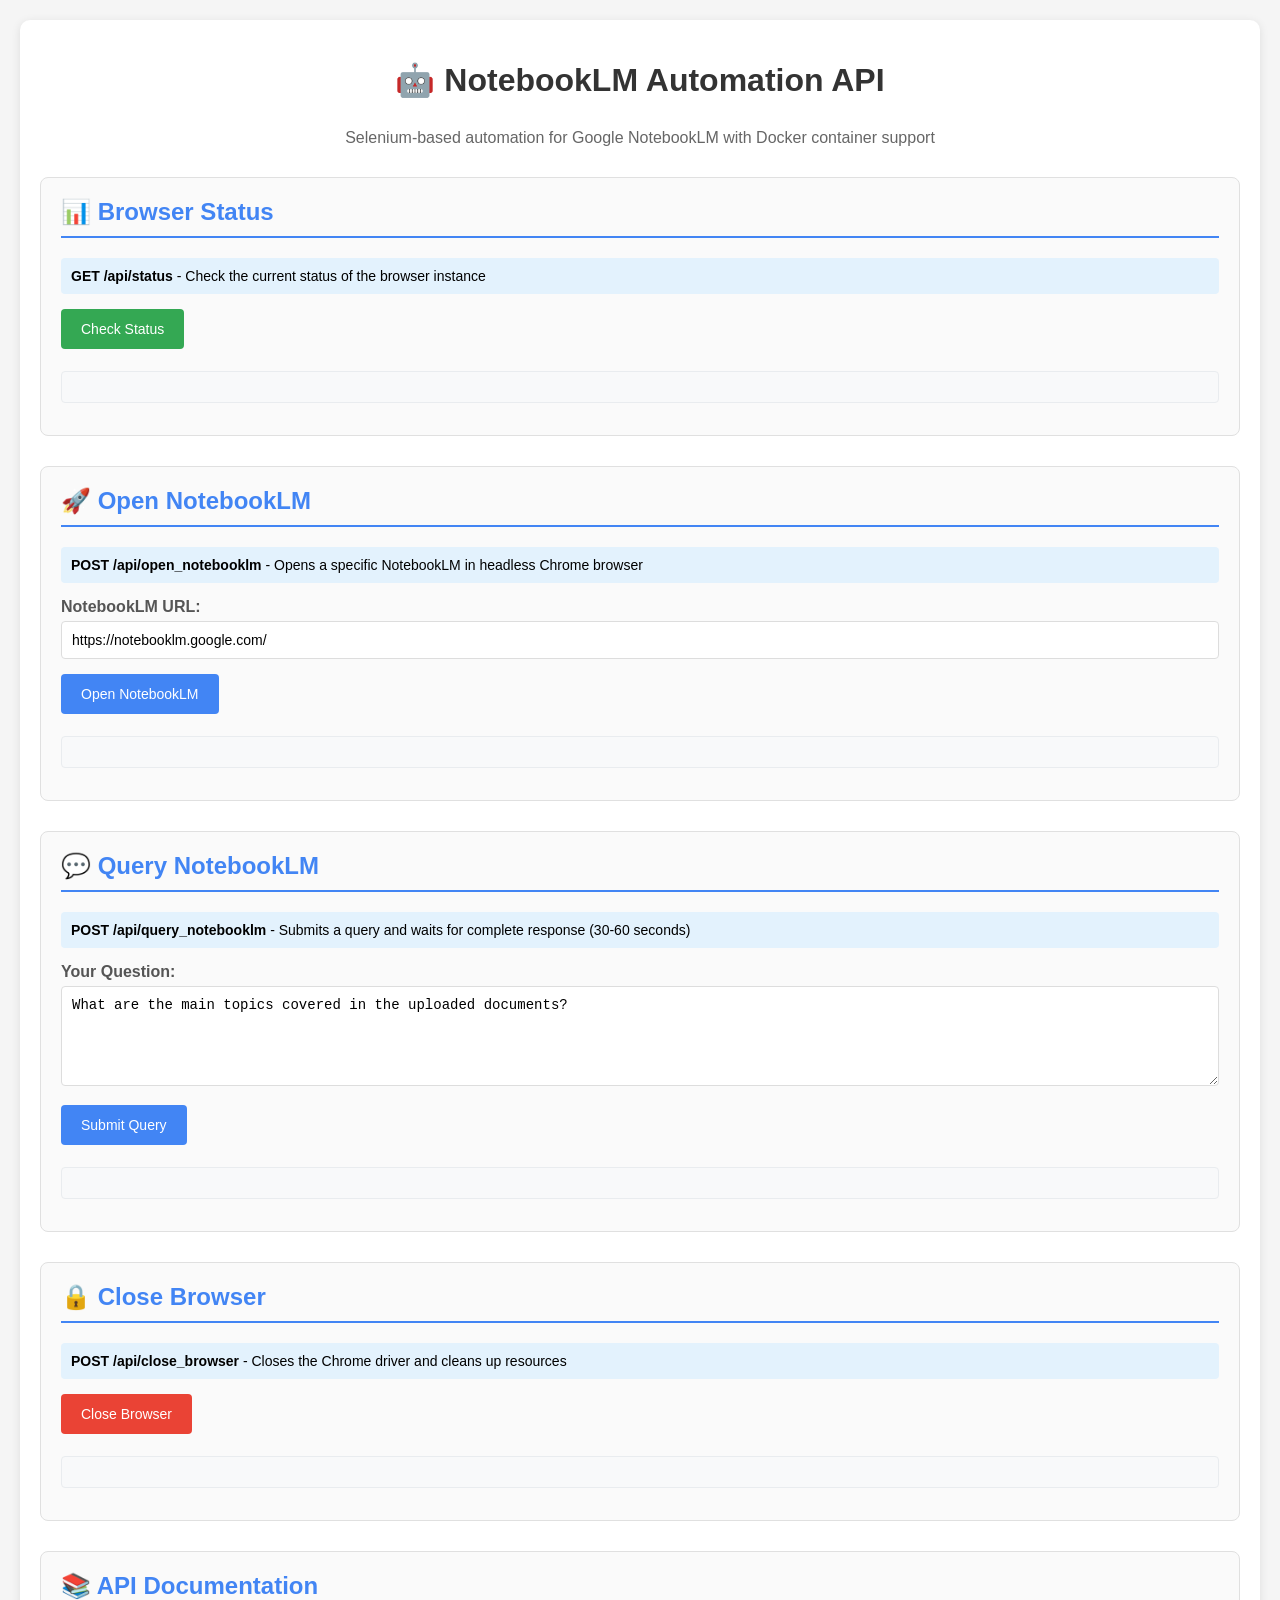
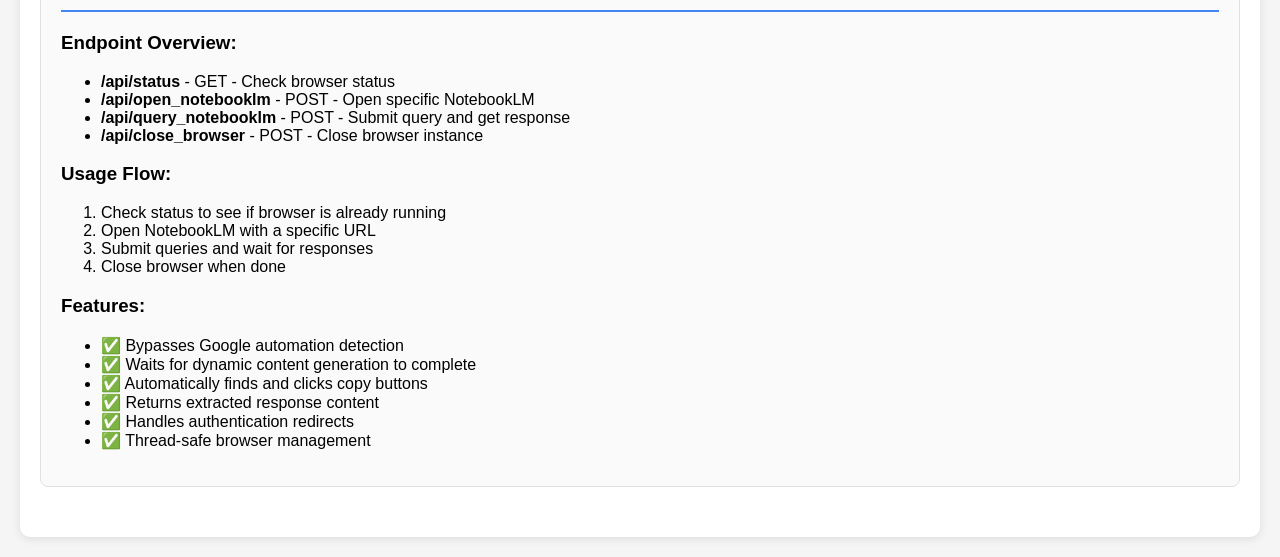
<file: index.html>
<!DOCTYPE html>
<html lang="en">
<head>
    <meta charset="UTF-8">
    <link rel="icon" type="image/x-icon" href="/favicon.ico" />
    <meta name="viewport" content="width=device-width, initial-scale=1.0">
    <title>NotebookLM Automation API</title>
    <style>
        body { 
            font-family: 'Segoe UI', Tahoma, Geneva, Verdana, sans-serif; 
            margin: 20px; 
            background-color: #f5f5f5;
        }
        .container {
            max-width: 1200px;
            margin: 0 auto;
            background-color: white;
            padding: 20px;
            border-radius: 10px;
            box-shadow: 0 2px 10px rgba(0,0,0,0.1);
        }
        .section { 
            margin-bottom: 30px; 
            padding: 20px; 
            border: 1px solid #e0e0e0; 
            border-radius: 8px; 
            background-color: #fafafa;
        }
        h1 {
            color: #333;
            text-align: center;
            margin-bottom: 30px;
        }
        h2 { 
            margin-top: 0; 
            color: #4285f4;
            border-bottom: 2px solid #4285f4;
            padding-bottom: 10px;
        }
        label { 
            display: block; 
            margin-bottom: 5px; 
            font-weight: bold;
            color: #555;
        }
        input[type="text"], input[type="url"], textarea { 
            margin-bottom: 15px; 
            padding: 10px; 
            width: 100%; 
            border: 1px solid #ddd;
            border-radius: 4px;
            font-size: 14px;
            box-sizing: border-box;
        }
        textarea {
            height: 100px;
            resize: vertical;
        }
        button { 
            padding: 12px 20px; 
            margin-right: 10px; 
            margin-bottom: 10px;
            cursor: pointer; 
            background-color: #4285f4;
            color: white;
            border: none;
            border-radius: 4px;
            font-size: 14px;
            transition: background-color 0.3s;
        }
        button:hover {
            background-color: #3367d6;
        }
        button:disabled {
            background-color: #ccc;
            cursor: not-allowed;
        }
        .status-button {
            background-color: #34a853;
        }
        .status-button:hover {
            background-color: #2d8f47;
        }
        .close-button {
            background-color: #ea4335;
        }
        .close-button:hover {
            background-color: #d33b2c;
        }
        pre { 
            background-color: #f8f9fa; 
            padding: 15px; 
            border: 1px solid #e9ecef; 
            border-radius: 4px; 
            white-space: pre-wrap; 
            word-wrap: break-word; 
            font-size: 12px;
            max-height: 300px;
            overflow-y: auto;
        }
        .success {
            border-left: 4px solid #34a853;
            background-color: #e8f5e8;
        }
        .error {
            border-left: 4px solid #ea4335;
            background-color: #fce8e6;
        }
        .warning {
            border-left: 4px solid #fbbc04;
            background-color: #fef7e0;
        }
        .loading {
            display: inline-block;
            width: 20px;
            height: 20px;
            border: 3px solid #f3f3f3;
            border-top: 3px solid #4285f4;
            border-radius: 50%;
            animation: spin 1s linear infinite;
            margin-left: 10px;
        }
        @keyframes spin {
            0% { transform: rotate(0deg); }
            100% { transform: rotate(360deg); }
        }
        .endpoint-info {
            background-color: #e3f2fd;
            padding: 10px;
            border-radius: 4px;
            margin-bottom: 15px;
            font-size: 14px;
        }
    </style>
</head>
<body>
    <div class="container">
        <h1>🤖 NotebookLM Automation API</h1>
        <p style="text-align: center; color: #666; margin-bottom: 30px;">
            Selenium-based automation for Google NotebookLM with Docker container support
        </p>

        <!-- Status Check -->
        <div class="section">
            <h2>📊 Browser Status</h2>
            <div class="endpoint-info">
                <strong>GET /api/status</strong> - Check the current status of the browser instance
            </div>
            <button class="status-button" onclick="checkStatus()">Check Status</button>
            <pre id="status-result"></pre>
        </div>

        <!-- Open NotebookLM -->
        <div class="section">
            <h2>🚀 Open NotebookLM</h2>
            <div class="endpoint-info">
                <strong>POST /api/open_notebooklm</strong> - Opens a specific NotebookLM in headless Chrome browser
            </div>
            <label for="notebooklm-url">NotebookLM URL:</label>
            <input type="url" id="notebooklm-url" name="notebooklm_url" 
                   placeholder="https://notebooklm.google.com/notebook/..." 
                   value="https://notebooklm.google.com/">
            <button onclick="openNotebookLM()">Open NotebookLM</button>
            <pre id="open-result"></pre>
        </div>

        <!-- Query NotebookLM -->
        <div class="section">
            <h2>💬 Query NotebookLM</h2>
            <div class="endpoint-info">
                <strong>POST /api/query_notebooklm</strong> - Submits a query and waits for complete response (30-60 seconds)
            </div>
            <label for="query-text">Your Question:</label>
            <textarea id="query-text" name="query" 
                      placeholder="Enter your question for NotebookLM here...">What are the main topics covered in the uploaded documents?</textarea>
            <button onclick="queryNotebookLM()">Submit Query</button>
            <pre id="query-result"></pre>
        </div>

        <!-- Close Browser -->
        <div class="section">
            <h2>🔒 Close Browser</h2>
            <div class="endpoint-info">
                <strong>POST /api/close_browser</strong> - Closes the Chrome driver and cleans up resources
            </div>
            <button class="close-button" onclick="closeBrowser()">Close Browser</button>
            <pre id="close-result"></pre>
        </div>

        <!-- API Documentation -->
        <div class="section">
            <h2>📚 API Documentation</h2>
            <h3>Endpoint Overview:</h3>
            <ul>
                <li><strong>/api/status</strong> - GET - Check browser status</li>
                <li><strong>/api/open_notebooklm</strong> - POST - Open specific NotebookLM</li>
                <li><strong>/api/query_notebooklm</strong> - POST - Submit query and get response</li>
                <li><strong>/api/close_browser</strong> - POST - Close browser instance</li>
            </ul>
            
            <h3>Usage Flow:</h3>
            <ol>
                <li>Check status to see if browser is already running</li>
                <li>Open NotebookLM with a specific URL</li>
                <li>Submit queries and wait for responses</li>
                <li>Close browser when done</li>
            </ol>

            <h3>Features:</h3>
            <ul>
                <li>✅ Bypasses Google automation detection</li>
                <li>✅ Waits for dynamic content generation to complete</li>
                <li>✅ Automatically finds and clicks copy buttons</li>
                <li>✅ Returns extracted response content</li>
                <li>✅ Handles authentication redirects</li>
                <li>✅ Thread-safe browser management</li>
            </ul>
        </div>
    </div>

    <script>
        const API_BASE_URL = '/api';
        let isLoading = false;

        // Helper function to display results with styling
        function displayResult(elementId, data, type = 'info') {
            const element = document.getElementById(elementId);
            element.textContent = JSON.stringify(data, null, 2);
            element.className = type;
        }

        // Helper function to display errors
        function displayError(elementId, error) {
            const element = document.getElementById(elementId);
            element.textContent = `Error: ${error.message || error}`;
            element.className = 'error';
        }

        // Helper function to show loading state
        function setLoading(buttonElement, isLoading) {
            if (isLoading) {
                buttonElement.disabled = true;
                buttonElement.innerHTML += '<span class="loading"></span>';
            } else {
                buttonElement.disabled = false;
                const loading = buttonElement.querySelector('.loading');
                if (loading) loading.remove();
            }
        }

        // Check browser status
        async function checkStatus() {
            const resultElementId = 'status-result';
            const button = event.target;
            
            try {
                setLoading(button, true);
                const response = await fetch(`${API_BASE_URL}/status`);
                const data = await response.json();
                
                if (!response.ok) {
                    displayError(resultElementId, data);
                    return;
                }
                
                const type = data.browser_active ? 'success' : 'warning';
                displayResult(resultElementId, data, type);
            } catch (error) {
                displayError(resultElementId, error);
            } finally {
                setLoading(button, false);
            }
        }

        // Open NotebookLM
        async function openNotebookLM() {
            const resultElementId = 'open-result';
            const button = event.target;
            const url = document.getElementById('notebooklm-url').value;
            
            if (!url) {
                displayError(resultElementId, 'NotebookLM URL is required');
                return;
            }
            
            try {
                setLoading(button, true);
                const response = await fetch(`${API_BASE_URL}/open_notebooklm`, {
                    method: 'POST',
                    headers: { 'Content-Type': 'application/json' },
                    body: JSON.stringify({ notebooklm_url: url })
                });
                
                const data = await response.json();
                
                if (!response.ok) {
                    if (response.status === 401) {
                        displayResult(resultElementId, data, 'warning');
                    } else {
                        displayError(resultElementId, data);
                    }
                    return;
                }
                
                displayResult(resultElementId, data, 'success');
            } catch (error) {
                displayError(resultElementId, error);
            } finally {
                setLoading(button, false);
            }
        }

        // Query NotebookLM
        async function queryNotebookLM() {
            const resultElementId = 'query-result';
            const button = event.target;
            const query = document.getElementById('query-text').value;
            
            if (!query) {
                displayError(resultElementId, 'Query text is required');
                return;
            }
            
            try {
                setLoading(button, true);
                
                // Show initial message
                document.getElementById(resultElementId).textContent = 'Submitting query and waiting for response... This may take 30-60 seconds.';
                document.getElementById(resultElementId).className = 'warning';
                
                const response = await fetch(`${API_BASE_URL}/query_notebooklm`, {
                    method: 'POST',
                    headers: { 'Content-Type': 'application/json' },
                    body: JSON.stringify({ query: query })
                });
                
                const data = await response.json();
                
                if (!response.ok) {
                    displayError(resultElementId, data);
                    return;
                }
                
                displayResult(resultElementId, data, 'success');
            } catch (error) {
                displayError(resultElementId, error);
            } finally {
                setLoading(button, false);
            }
        }

        // Close browser
        async function closeBrowser() {
            const resultElementId = 'close-result';
            const button = event.target;
            
            try {
                setLoading(button, true);
                const response = await fetch(`${API_BASE_URL}/close_browser`, {
                    method: 'POST',
                    headers: { 'Content-Type': 'application/json' }
                });
                
                const data = await response.json();
                
                if (!response.ok) {
                    displayError(resultElementId, data);
                    return;
                }
                
                displayResult(resultElementId, data, 'success');
            } catch (error) {
                displayError(resultElementId, error);
            } finally {
                setLoading(button, false);
            }
        }

        // Auto-check status on page load
        window.addEventListener('load', function() {
            setTimeout(checkStatus, 1000);
        });
    </script>
</body>
</html>
</file>
